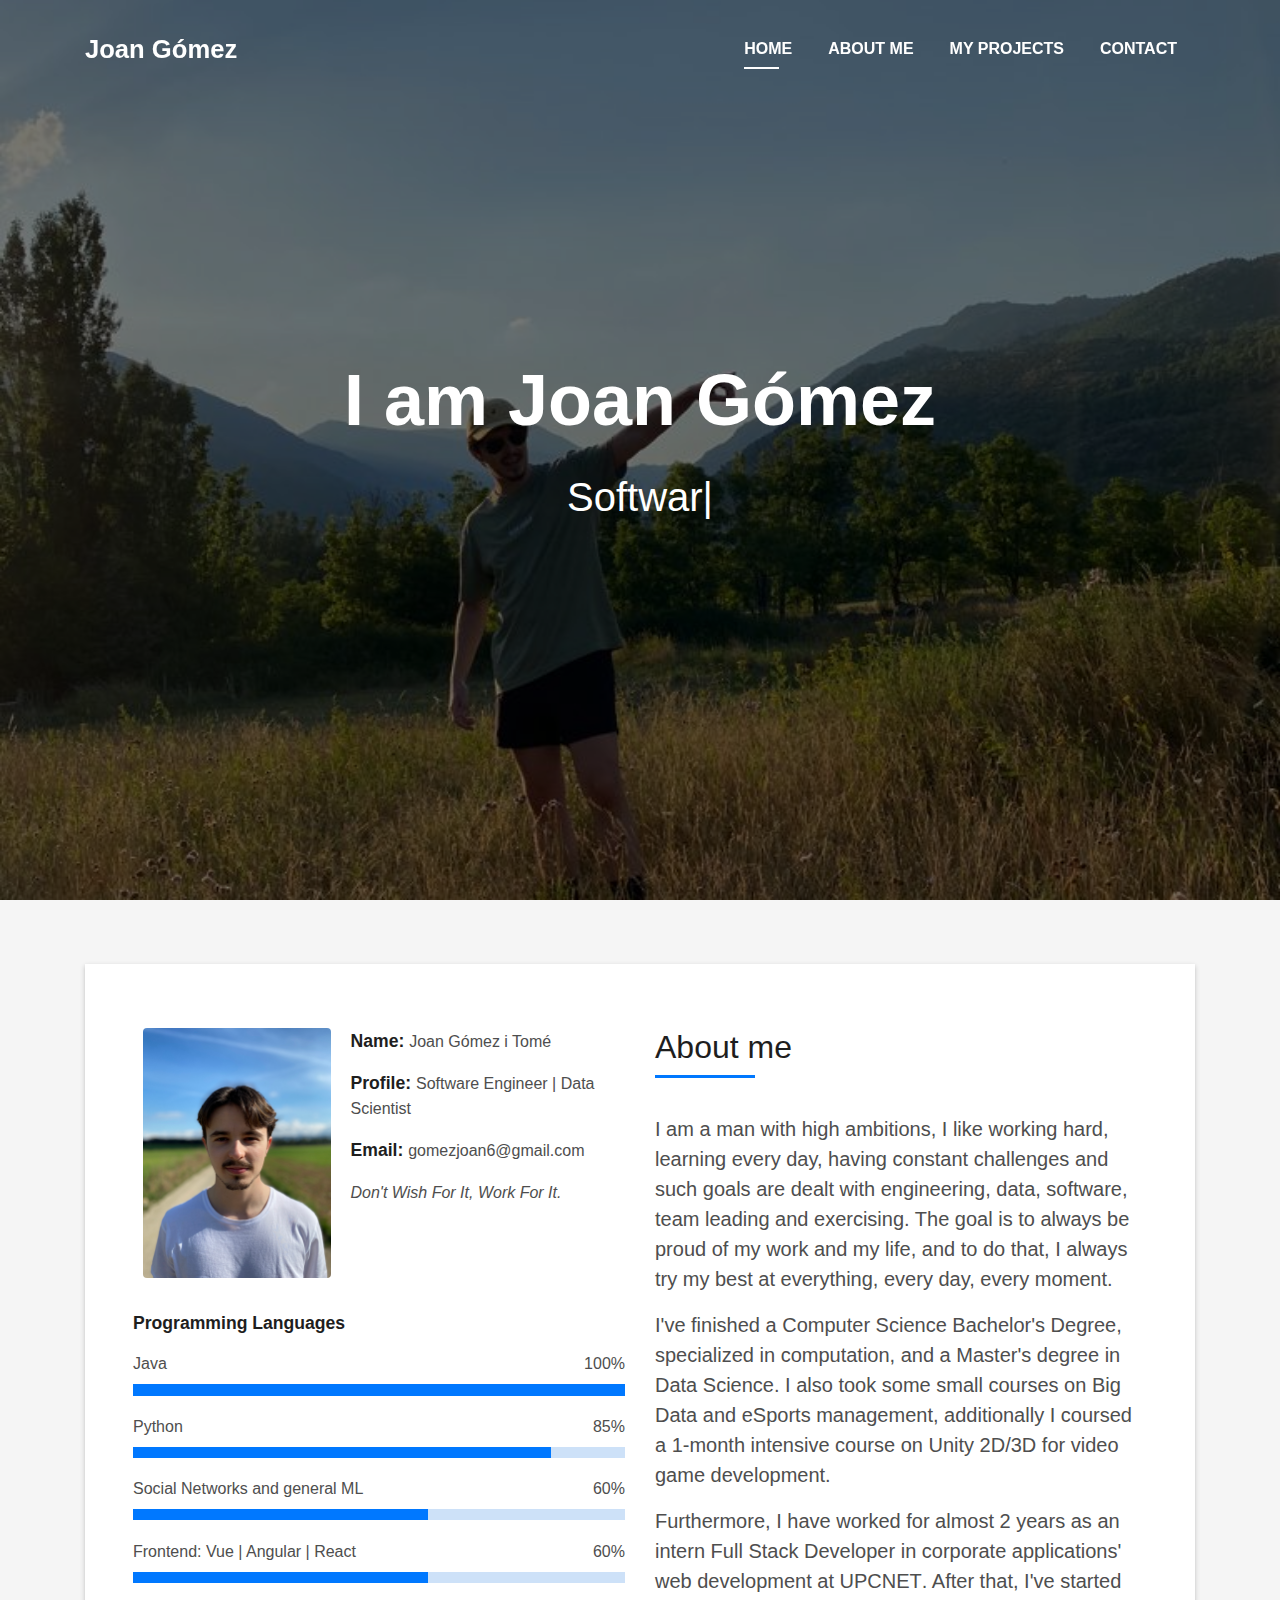
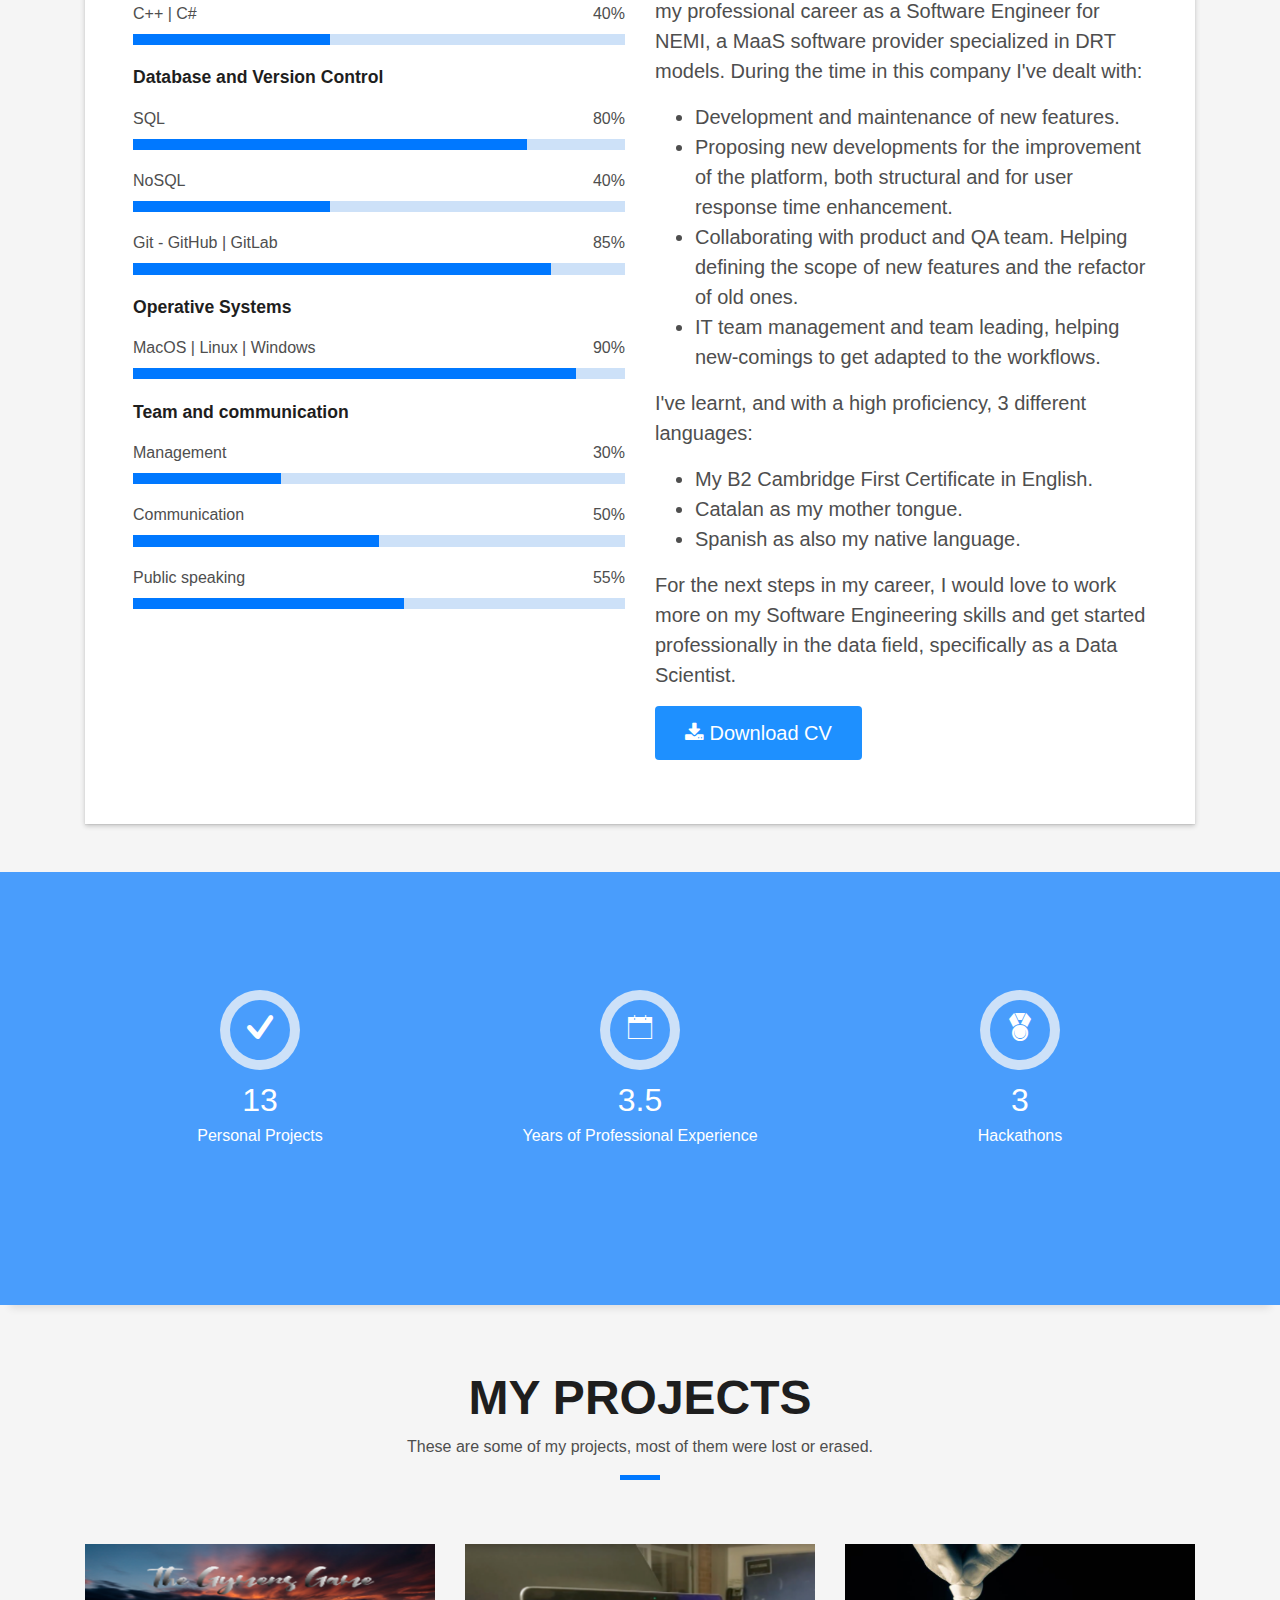
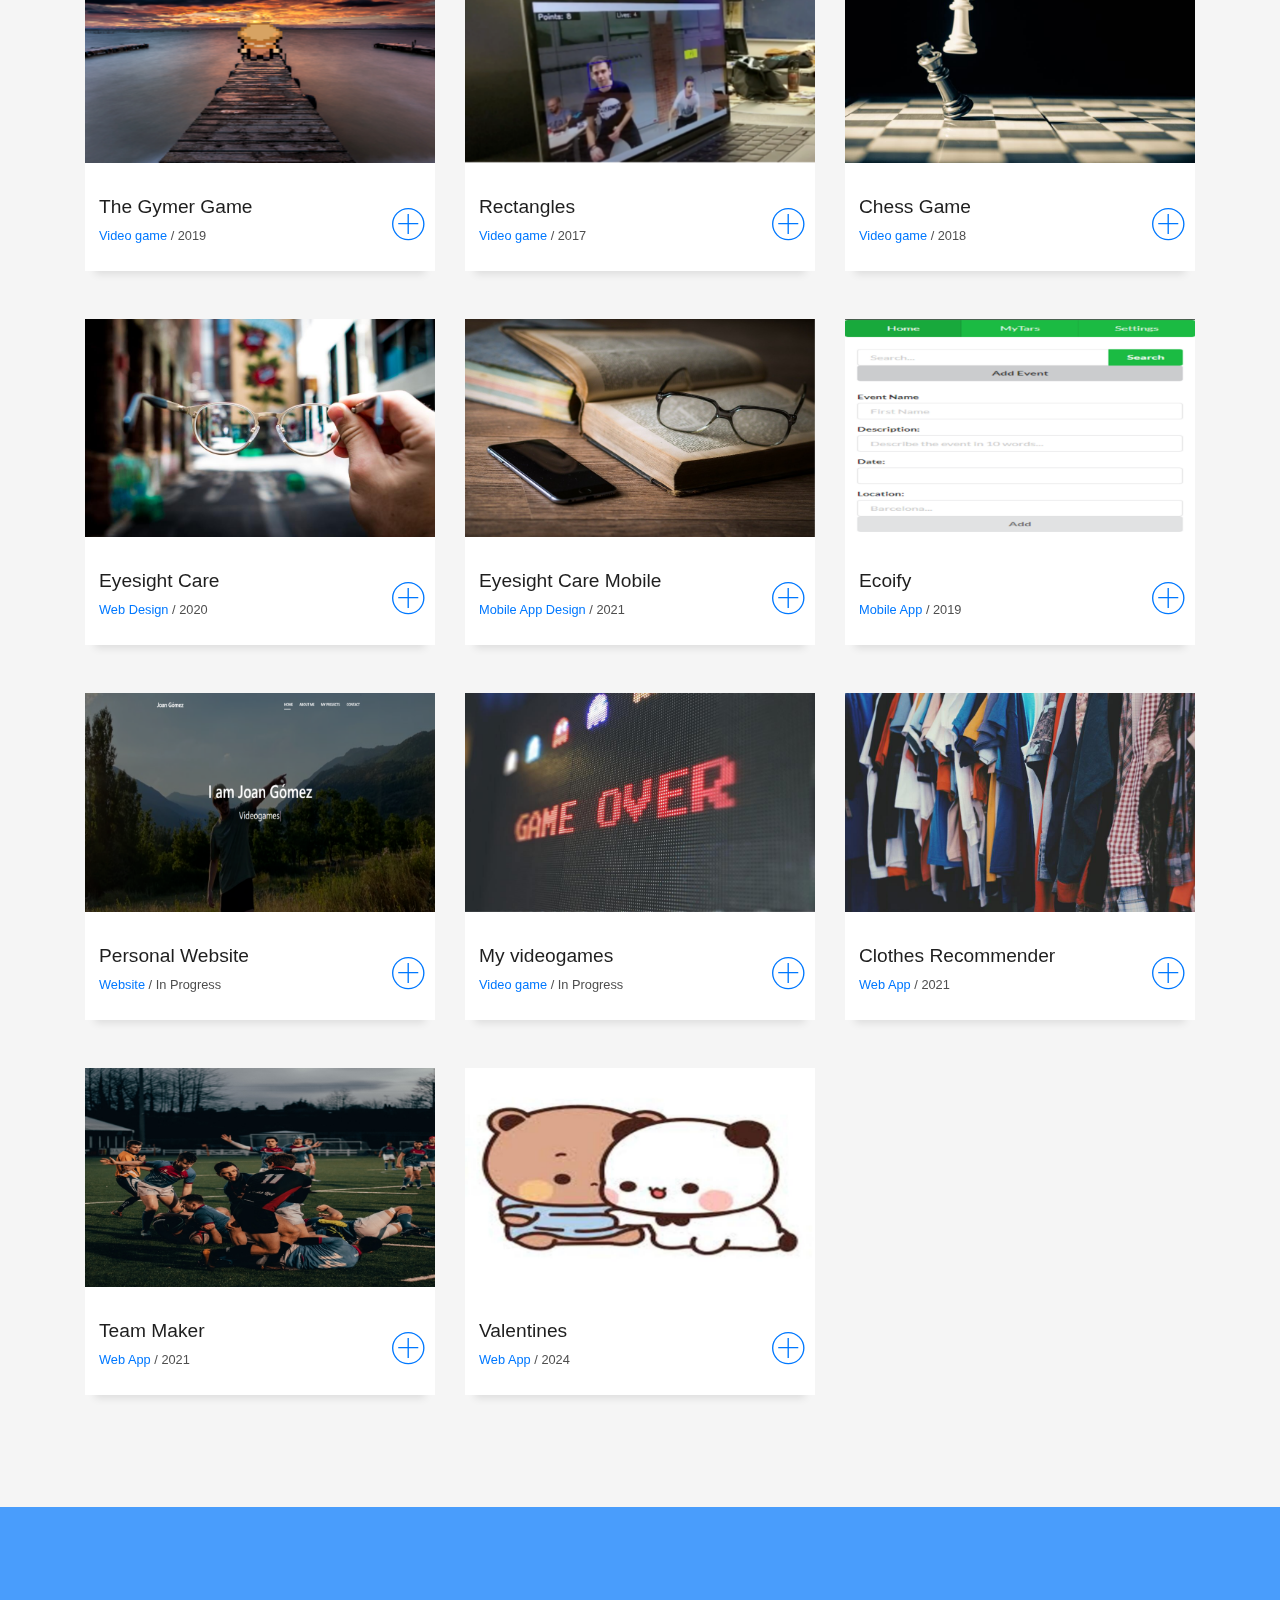
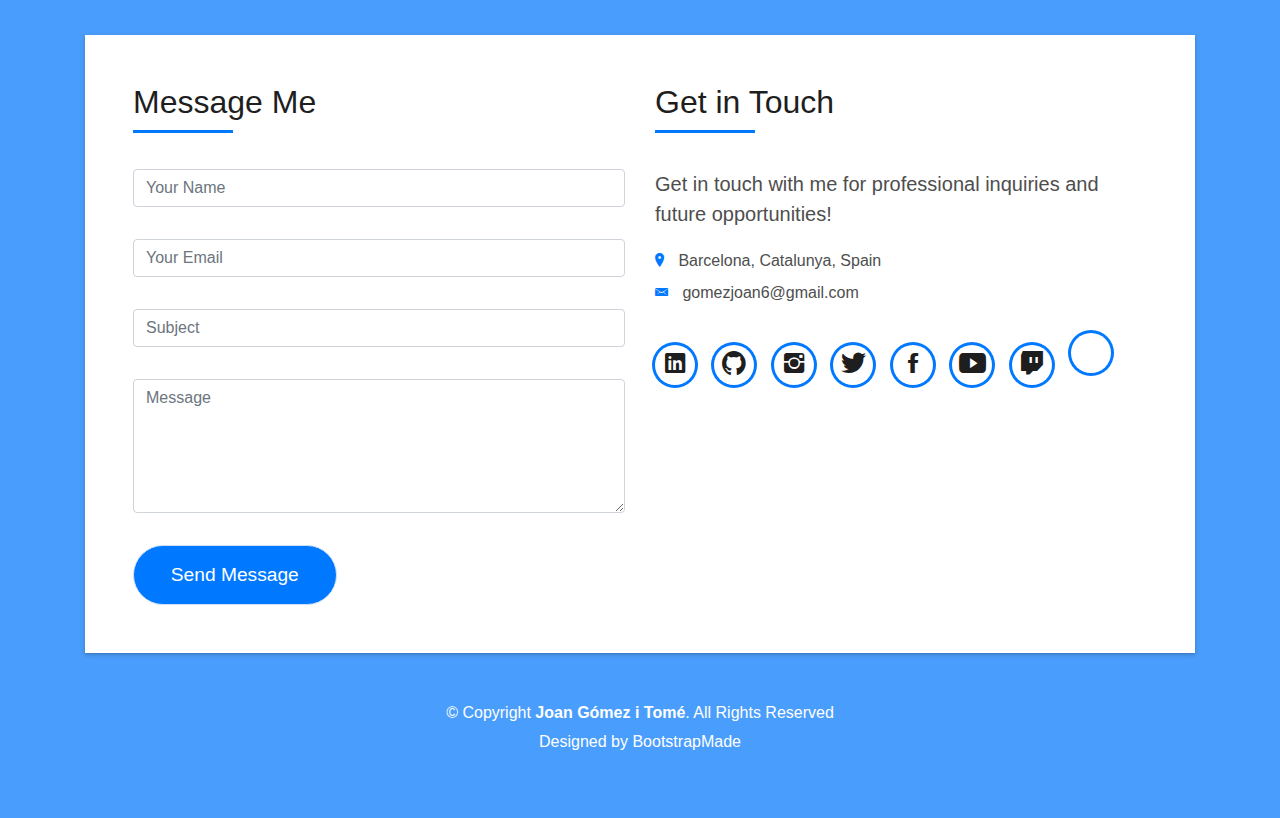
<file: index.html>
<!DOCTYPE html>
<html lang="en">
<head>
  <meta charset="utf-8">
  <title>Joan Gómez</title>
  <meta content="width=device-width, initial-scale=1.0" name="viewport">
  <meta content="" name="keywords">
  <meta content="" name="description">

  <!-- Favicons -->
  <link href="img/favicon.ico" rel="icon">
  <link href="img/apple-touch-icon.png" rel="apple-touch-icon">

  <!-- Bootstrap CSS File -->
  <link href="lib/bootstrap/css/bootstrap.min.css" rel="stylesheet">

  <!-- Libraries CSS Files -->
  <link href="lib/font-awesome/css/font-awesome.min.css" rel="stylesheet">
  <link href="lib/animate/animate.min.css" rel="stylesheet">
  <link href="lib/ionicons/css/ionicons.min.css" rel="stylesheet">
  <link href="lib/owlcarousel/assets/owl.carousel.min.css" rel="stylesheet">
  <link href="lib/lightbox/css/lightbox.min.css" rel="stylesheet">

  <!-- Main Stylesheet File -->
  <link href="css/style.css" rel="stylesheet">

  <!-- =======================================================
    Theme Name: DevFolio
    Theme URL: https://bootstrapmade.com/devfolio-bootstrap-portfolio-html-template/
    Author: BootstrapMade.com
    License: https://bootstrapmade.com/license/
  ======================================================= -->
</head>

<body id="page-top">

  <!--/ Nav Star /-->
  <nav class="navbar navbar-b navbar-trans navbar-expand-md fixed-top" id="mainNav">
    <div class="container">
      <a class="navbar-brand js-scroll" href="#page-top">Joan Gómez</a>
      <button class="navbar-toggler collapsed" type="button" data-toggle="collapse" data-target="#navbarDefault"
        aria-controls="navbarDefault" aria-expanded="false" aria-label="Toggle navigation">
        <span></span>
        <span></span>
        <span></span>
      </button>
      <div class="navbar-collapse collapse justify-content-end" id="navbarDefault">
        <ul class="navbar-nav">
          <li class="nav-item">
            <a class="nav-link js-scroll active" href="#home">Home</a>
          </li>
          <li class="nav-item">
            <a class="nav-link js-scroll" href="#about">About Me</a>
          </li>
          <li class="nav-item">
            <a class="nav-link js-scroll" href="#work">My Projects</a>
          </li>
          <li class="nav-item">
            <a class="nav-link js-scroll" href="#contact">Contact</a>
          </li>
        </ul>
      </div>
    </div>
  </nav>
  <!--/ Nav End /-->

  <!--/ Intro Skew Star /-->
  <div id="home" class="intro route bg-image" style="background-image: url(img/background.jpeg)">
    <div class="overlay-itro"></div>
    <div class="intro-content display-table">
      <div class="table-cell">
        <div class="container">
          <!--<p class="display-6 color-d">Hello, world!</p>-->
          <h1 class="intro-title mb-4">I am Joan Gómez</h1>
          <p class="intro-subtitle"><span class="text-slider-items">Software Engineer,Data Scientist,Graph Theory Passionate,Full Stack Developer,Data Analyst</span><strong class="text-slider"></strong></p>
          <!-- <p class="pt-3"><a class="btn btn-primary btn js-scroll px-4" href="#about" role="button">Learn More</a></p> -->
        </div>
      </div>
    </div>
  </div>
  <!--/ Intro Skew End /-->

  <section id="about" class="about-mf sect-pt4 route">
    <div class="container">
      <div class="row">
        <div class="col-sm-12">
          <div class="box-shadow-full">
            <div class="row">
              <div class="col-md-6">
                <div class="row">
                  <div class="col-sm-6 col-md-5">
                    <div class="about-img">
                      <img src="img/profile.jpg" class="img-fluid rounded b-shadow-a" alt="">
                    </div>
                  </div>
                  <div class="col-sm-6 col-md-7">
                    <div class="about-info">
                      <p><span class="title-s">Name: </span> <span>Joan Gómez i Tomé</span></p>
                      <p><span class="title-s">Profile: </span> <span>Software Engineer | Data Scientist</span></p>
                      <p><span class="title-s">Email: </span> <span>gomezjoan6@gmail.com</span></p>
                      <!-- <p><span class="title-s">Phone: </span> <span>Refer to my email</span></p> -->
                      <p><span class="title-s"></span> <span><i>Don't Wish For It, Work For It.</i></span></p>
                    </div>
                  </div>
                </div>
                <div class="skill-mf">
                  <p class="title-s">Programming Languages</p>
                  <span>Java</span> <span class="pull-right">100%</span>
                  <div class="progress">
                    <div class="progress-bar" role="progressbar" style="width: 100%;" aria-valuenow="100" aria-valuemin="0"
                      aria-valuemax="100"></div>
                  </div>
                  <span>Python</span> <span class="pull-right">85%</span>
                  <div class="progress">
                    <div class="progress-bar" role="progressbar" style="width: 85%" aria-valuenow="85" aria-valuemin="0"
                      aria-valuemax="100"></div>
                  </div>
                  <span>Social Networks and general ML</span> <span class="pull-right">60%</span>
                  <div class="progress">
                    <div class="progress-bar" role="progressbar" style="width: 60%" aria-valuenow="60" aria-valuemin="0"
                      aria-valuemax="100"></div>
                  </div>
                  <span>Frontend: Vue | Angular | React</span> <span class="pull-right">60%</span>
                  <div class="progress">
                    <div class="progress-bar" role="progressbar" style="width: 60%" aria-valuenow="60" aria-valuemin="0"
                      aria-valuemax="100"></div>
                  </div>
                  <span>C++ | C#</span> <span class="pull-right">40%</span>
                  <div class="progress">
                    <div class="progress-bar" role="progressbar" style="width: 40%" aria-valuenow="40" aria-valuemin="0"
                      aria-valuemax="100"></div>
                  </div>
                  <p class="title-s">Database and Version Control</p>
                  <span>SQL</span> <span class="pull-right">80%</span>
                  <div class="progress">
                    <div class="progress-bar" role="progressbar" style="width: 80%" aria-valuenow="80" aria-valuemin="0"
                      aria-valuemax="100"></div>
                  </div>
                  <span>NoSQL</span> <span class="pull-right">40%</span>
                  <div class="progress">
                    <div class="progress-bar" role="progressbar" style="width: 40%" aria-valuenow="40" aria-valuemin="0"
                      aria-valuemax="100"></div>
                  </div>
                  <span>Git - GitHub | GitLab</span> <span class="pull-right">85%</span>
                  <div class="progress">
                    <div class="progress-bar" role="progressbar" style="width: 85%" aria-valuenow="85" aria-valuemin="0"
                      aria-valuemax="100"></div>
                  </div>
                  <p class="title-s">Operative Systems</p>
                  <span>MacOS | Linux | Windows</span> <span class="pull-right">90%</span>
                  <div class="progress">
                    <div class="progress-bar" role="progressbar" style="width: 90%" aria-valuenow="90" aria-valuemin="0"
                      aria-valuemax="100"></div>
                  </div>
                  <p class="title-s">Team and communication</p>
                  <span>Management</span> <span class="pull-right">30%</span>
                  <div class="progress">
                    <div class="progress-bar" role="progressbar" style="width: 30%" aria-valuenow="30" aria-valuemin="0"
                      aria-valuemax="100"></div>
                  </div>
                  <span>Communication</span> <span class="pull-right">50%</span>
                  <div class="progress">
                    <div class="progress-bar" role="progressbar" style="width: 50%" aria-valuenow="50" aria-valuemin="0"
                      aria-valuemax="100"></div>
                  </div>
                  <span>Public speaking</span> <span class="pull-right">55%</span>
                  <div class="progress">
                    <div class="progress-bar" role="progressbar" style="width: 55%" aria-valuenow="55" aria-valuemin="0"
                      aria-valuemax="100"></div>
                  </div>
                </div>
              </div>
              <div class="col-md-6">
                <div class="about-me pt-4 pt-md-0">
                  <div class="title-box-2">
                    <h5 class="title-left">
                      About me
                    </h5>
                  </div>
                  <p class="lead">
                    I am a man with high ambitions, I like working hard, learning every day, having constant challenges and such goals are dealt with <strong>engineering, data, software, team leading and exercising</strong>. 
                    The goal is to always be proud of my work and my life, and to do that, I always try my best at everything, every day, every moment. 
                  </p>
                  <p class="lead">
                    I've finished a <strong>Computer Science Bachelor's Degree</strong>, specialized in computation, and a <strong>Master's degree in Data Science</strong>. 
                    I also took some small courses on Big Data and eSports management, additionally I coursed a 1-month intensive course on Unity 2D/3D for video game development. 
                  </p>
                  <p class="lead">
                    Furthermore, I have worked for almost 2 years as an intern <strong>Full Stack Developer</strong> in corporate applications' web development at <strong>UPCNET</strong>. 
                    After that, I've started my professional career as a <strong>Software Engineer</strong> for <strong>NEMI</strong>, a MaaS software provider specialized in DRT models.
                    During the time in this company I've dealt with:
                    <ul>
                      <li class="lead">Development and maintenance of new features.</li>
                      <li class="lead">Proposing new developments for the improvement of the platform, both structural and for user response time enhancement.</li>
                      <li class="lead">Collaborating with product and QA team. Helping defining the scope of new features and the refactor of old ones.</li>
                      <li class="lead">IT team management and team leading, helping new-comings to get adapted to the workflows.</li>
                    </ul>  
                  </p>
                  <p class="lead">
                    I've learnt, and with a high proficiency, 3 different languages:
                    <ul>
                      <li class="lead">My B2 Cambridge First Certificate in <strong>English</strong>.</li>
                      <li class="lead"><strong>Catalan</strong> as my mother tongue.</li>
                      <li class="lead"><strong>Spanish</strong> as also my native language.</li>
                    </ul>                    
                  </p>
                  <p class="lead">
                    For the next steps in my career, I would love to work more on my <strong>Software Engineering</strong> skills and get started professionally in the data field, specifically as a <strong>Data Scientist</strong>.
                  </p>
                  <form method="get" action="img/joan_gomez_i_tome_resume.pdf" target="_blank">
                    <button class="btn"><i class="fa fa-download"></i> Download CV</button>
                 </form>
                </div>
              </div>
            </div>
          </div>
        </div>
      </div>
    </div>
  </section>

  <div class="section-counter paralax-mf bg-image" style="background-image: url(img/background2.jpeg)">
    <div class="overlay-mf"></div>
    <div class="container">
      <div class="row">
        <div class="col-sm-4 col-lg-4">
          <div class="counter-box">
            <div class="counter-ico">
              <span class="ico-circle"><i class="ion-checkmark-round"></i></span>
            </div>
            <div class="counter-num">
              <p class="counter">13</p>
              <span class="counter-text">Personal Projects</span>
            </div>
          </div>
        </div>
        <div class="col-sm-4 col-lg-4">
          <div class="counter-box pt-4 pt-md-0">
            <div class="counter-ico">
              <span class="ico-circle"><i class="ion-ios-calendar-outline"></i></span>
            </div>
            <div class="counter-num">
              <p class="counter">3.5</p>
              <span class="counter-text">Years of Professional Experience</span>
            </div>
          </div>
        </div>
        <div class="col-sm-4 col-lg-4">
          <div class="counter-box pt-4 pt-md-0">
            <div class="counter-ico">
              <span class="ico-circle"><i class="ion-ribbon-a"></i></span>
            </div>
            <div class="counter-num">
              <p class="counter">3</p>
              <span class="counter-text">Hackathons</span>
            </div>
          </div>
        </div>
      </div>
    </div>
  </div>

  <!--/ Section Portfolio Star /-->
  <section id="work" class="portfolio-mf sect-pt4 route">
    <div class="container">
      <div class="row">
        <div class="col-sm-12">
          <div class="title-box text-center">
            <h3 class="title-a">
              My Projects
            </h3>
            <p class="subtitle-a">
              These are some of my projects, most of them were lost or erased.
            </p>
            <div class="line-mf"></div>
          </div>
        </div>
      </div>
      <div class="row">
        <div class="col-md-4">
          <div class="work-box">
            <a href="https://joang10.itch.io/the-gymer-game" target="_blank">
              <div class="work-img">
                <img src="img/the-gymer-game.png" alt="" class="img-fluid">
              </div>
              <div class="work-content">
                <div class="row">
                  <div class="col-sm-8">
                    <h2 class="w-title">The Gymer Game</h2>
                    <div class="w-more">
                      <span class="w-ctegory">Video game</span> / <span class="w-date">2019</span>
                    </div>
                  </div>
                  <div class="col-sm-4">
                    <div class="w-like">
                      <span class="ion-ios-plus-outline"></span>
                    </div>
                  </div>
                </div>
              </div>
            </a>
          </div>
        </div>
        <div class="col-md-4">
          <div class="work-box">
            <a href="https://github.com/Joang10/rectangles" target="_blank">
              <div class="work-img">
                <img src="img/rectangles.png" alt="" class="img-fluid">
              </div>
              <div class="work-content">
                <div class="row">
                  <div class="col-sm-8">
                    <h2 class="w-title">Rectangles</h2>
                    <div class="w-more">
                      <span class="w-ctegory">Video game</span> / <span class="w-date">2017</span>
                    </div>
                  </div>
                  <div class="col-sm-4">
                    <div class="w-like">
                      <span class="ion-ios-plus-outline"></span>
                    </div>
                  </div>
                </div>
              </div>
            </a>
          </div>
        </div>
        <div class="col-md-4">
          <div class="work-box">
            <a href="https://github.com/Joang10/PROP" target="_blank">
              <div class="work-img">
                <img src="img/chess-game.jpg" alt="" class="img-fluid">
              </div>
              <div class="work-content">
                <div class="row">
                  <div class="col-sm-8">
                    <h2 class="w-title">Chess Game</h2>
                    <div class="w-more">
                      <span class="w-ctegory">Video game</span> / <span class="w-date">2018</span>
                    </div>
                  </div>
                  <div class="col-sm-4">
                    <div class="w-like">
                      <span class="ion-ios-plus-outline"></span>
                    </div>
                  </div>
                </div>
              </div>
            </a>
          </div>
        </div>
        <div class="col-md-4">
          <div class="work-box">
            <a href="eyesightcare" target="_blank">
              <div class="work-img">
                <img src="img/eyesightcare.jpg" alt="" class="img-fluid">
              </div>
              <div class="work-content">
                <div class="row">
                  <div class="col-sm-8">
                    <h2 class="w-title">Eyesight Care</h2>
                    <div class="w-more">
                      <span class="w-ctegory">Web Design</span> / <span class="w-date">2020</span>
                    </div>
                  </div>
                  <div class="col-sm-4">
                    <div class="w-like">
                      <span class="ion-ios-plus-outline"></span>
                    </div>
                  </div>
                </div>
              </div>
            </a>
          </div>
        </div>
        <div class="col-md-4">
          <div class="work-box">
            <a href="eyesightcaremobile" target="_blank">
              <div class="work-img">
                <img src="img/eyesightcaremobile.jpeg" alt="" class="img-fluid">
              </div>
              <div class="work-content">
                <div class="row">
                  <div class="col-sm-8">
                    <h2 class="w-title">Eyesight Care Mobile</h2>
                    <div class="w-more">
                      <span class="w-ctegory">Mobile App Design</span> / <span class="w-date">2021</span>
                    </div>
                  </div>
                  <div class="col-sm-4">
                    <div class="w-like">
                      <span class="ion-ios-plus-outline"></span>
                    </div>
                  </div>
                </div>
              </div>
            </a>
          </div>
        </div>
        <div class="col-md-4">
          <div class="work-box">
            <a href="https://github.com/Joang10/Brosolutions" target="_blank">
              <div class="work-img">
                <img src="img/ecoify.png" alt="" class="img-fluid">
              </div>
              <div class="work-content">
                <div class="row">
                  <div class="col-sm-8">
                    <h2 class="w-title">Ecoify</h2>
                    <div class="w-more">
                      <span class="w-ctegory">Mobile App</span> / <span class="w-date">2019</span>
                    </div>
                  </div>
                  <div class="col-sm-4">
                    <div class="w-like">
                      <span class="ion-ios-plus-outline"></span>
                    </div>
                  </div>
                </div>
              </div>
            </a>
          </div>
        </div>
        <div class="col-md-4">
          <div class="work-box">
            <a href="https://joang10.github.io/" target="_blank">
              <div class="work-img">
                <img src="img/personal-site.png" alt="" class="img-fluid">
              </div>
              <div class="work-content">
                <div class="row">
                  <div class="col-sm-8">
                    <h2 class="w-title">Personal Website</h2>
                    <div class="w-more">
                      <span class="w-ctegory">Website</span> / <span class="w-date">In Progress</span>
                    </div>
                  </div>
                  <div class="col-sm-4">
                    <div class="w-like">
                      <span class="ion-ios-plus-outline"></span>
                    </div>
                  </div>
                </div>
              </div>
            </a>
          </div>
        </div>
        <div class="col-md-4">
          <div class="work-box">
            <a href="https://joang10.itch.io/" target="_blank">
              <div class="work-img">
                <img src="img/itchio.jpg" alt="" class="img-fluid">
              </div>
              <div class="work-content">
                <div class="row">
                  <div class="col-sm-8">
                    <h2 class="w-title">My videogames</h2>
                    <div class="w-more">
                      <span class="w-ctegory">Video game</span> / <span class="w-date">In Progress</span>
                    </div>
                  </div>
                  <div class="col-sm-4">
                    <div class="w-like">
                      <span class="ion-ios-plus-outline"></span>
                    </div>
                  </div>
                </div>
              </div>
            </a>
          </div>
        </div>
        <div class="col-md-4">
          <div class="work-box">
            <a href="clothesRecommender" target="_blank">
              <div class="work-img">
                <img src="img/clothes-recommender.jpg" alt="" class="img-fluid">
              </div>
              <div class="work-content">
                <div class="row">
                  <div class="col-sm-8">
                    <h2 class="w-title">Clothes Recommender</h2>
                    <div class="w-more">
                      <span class="w-ctegory">Web App</span> / <span class="w-date">2021</span>
                    </div>
                  </div>
                  <div class="col-sm-4">
                    <div class="w-like">
                      <span class="ion-ios-plus-outline"></span>
                    </div>
                  </div>
                </div>
              </div>
            </a>
          </div>
        </div>
        <div class="col-md-4">
          <div class="work-box">
            <a href="teammaker" target="_blank">
              <div class="work-img">
                <img src="img/teammaker.jpg" alt="" class="img-fluid">
              </div>
              <div class="work-content">
                <div class="row">
                  <div class="col-sm-8">
                    <h2 class="w-title">Team Maker</h2>
                    <div class="w-more">
                      <span class="w-ctegory">Web App</span> / <span class="w-date">2021</span>
                    </div>
                  </div>
                  <div class="col-sm-4">
                    <div class="w-like">
                      <span class="ion-ios-plus-outline"></span>
                    </div>
                  </div>
                </div>
              </div>
            </a>
          </div>
        </div>
        <div class="col-md-4">
          <div class="work-box">
            <a href="valentines" target="_blank">
              <div class="work-img">
                <img src="img/valentines.jpg" alt="" class="img-fluid">
              </div>
              <div class="work-content">
                <div class="row">
                  <div class="col-sm-8">
                    <h2 class="w-title">Valentines</h2>
                    <div class="w-more">
                      <span class="w-ctegory">Web App</span> / <span class="w-date">2024</span>
                    </div>
                  </div>
                  <div class="col-sm-4">
                    <div class="w-like">
                      <span class="ion-ios-plus-outline"></span>
                    </div>
                  </div>
                </div>
              </div>
            </a>
          </div>
        </div>
      </div>
    </div>
  </section>
  <!--/ Section Portfolio End /-->

  <!--/ Section Contact-Footer Star /-->
  <section class="paralax-mf footer-paralax bg-image sect-mt4 route" style="background-image: url(img/final.jpeg)">
    <div class="overlay-mf"></div>
    <div class="container">
      <div class="row">
        <div class="col-sm-12">
          <div class="contact-mf">
            <div id="contact" class="box-shadow-full">
              <div class="row">
                <div class="col-md-6">
                  <div class="title-box-2">
                    <h5 class="title-left">
                      Message Me
                    </h5>
                  </div>
                  <div>
                      <form action="" method="post" role="form" class="contactForm">
                      <div id="sendmessage">Your message has been sent. Thank you!</div>
                      <div id="errormessage"></div>
                      <div class="row">
                        <div class="col-md-12 mb-3">
                          <div class="form-group">
                            <input type="text" name="name" class="form-control" id="name" placeholder="Your Name" data-rule="minlen:4" data-msg="Please enter at least 4 chars" />
                            <div class="validation"></div>
                          </div>
                        </div>
                        <div class="col-md-12 mb-3">
                          <div class="form-group">
                            <input type="email" class="form-control" name="email" id="email" placeholder="Your Email" data-rule="email" data-msg="Please enter a valid email" />
                            <div class="validation"></div>
                          </div>
                        </div>
                        <div class="col-md-12 mb-3">
                            <div class="form-group">
                              <input type="text" class="form-control" name="subject" id="subject" placeholder="Subject" data-rule="minlen:4" data-msg="Please enter at least 8 chars of subject" />
                              <div class="validation"></div>
                            </div>
                        </div>
                        <div class="col-md-12 mb-3">
                          <div class="form-group">
                            <textarea class="form-control" name="message" rows="5" data-rule="required" data-msg="Please write something for us" placeholder="Message"></textarea>
                            <div class="validation"></div>
                          </div>
                        </div>
                        <div class="col-md-12">
                          <button type="submit" class="button button-a button-big button-rouded">Send Message</button>
                        </div>
                      </div>
                    </form>
                  </div>
                </div>
                <div class="col-md-6">
                  <div class="title-box-2 pt-4 pt-md-0">
                    <h5 class="title-left">
                      Get in Touch
                    </h5>
                  </div>
                  <div class="more-info">
                    <p class="lead">
                      Get in touch with me for professional inquiries and future opportunities!
                    </p>
                    <ul class="list-ico">
                      <li><span class="ion-ios-location"></span> Barcelona, Catalunya, Spain</li>
                      <li><span class="ion-email"></span> gomezjoan6@gmail.com</li>
                    </ul>
                  </div>
                  <div class="socials">
                    <ul>
                      <li><a href="https://linkedin.com/in/joan-gómez-i-tomé-83412317a" target="_blank"><span class="ico-circle"><i class="ion-social-linkedin"></i></span></a></li>
                      <li><a href="https://github.com/Joang10/" target="_blank"><span class="ico-circle"><i class="ion-social-github"></i></span></a></li>
                      <li><a href="https://www.instagram.com/joang1998/" target="_blank"><span class="ico-circle"><i class="ion-social-instagram"></i></span></a></li>
                      <li><a href="https://twitter.com/Joang1998" target="_blank"><span class="ico-circle"><i class="ion-social-twitter"></i></span></a></li>
                      <li><a href="https://www.facebook.com/joan.gomeztome" target="_blank"><span class="ico-circle"><i class="ion-social-facebook"></i></span></a></li>
                      <li><a href="https://www.youtube.com/channel/UCcR8Smvqa_a8wNa9_6v-UOA" target="_blank"><span class="ico-circle"><i class="ion-social-youtube"></i></span></a></li>
                      <li><a href="https://www.twitch.tv/joang10" target="_blank"><span class="ico-circle"><i class="ion-social-twitch"></i></span></a></li>
                      <li><a href="https://www.tiktok.com/@joang10?lang=es" target="_blank"><span class="ico-circle"><i class="ion-social-tiktok"></i></span></a></li>
                    </ul>
                  </div>
                </div>
              </div>
            </div>
          </div>
        </div>
      </div>
    </div>
    <footer>
      <div class="container">
        <div class="row">
          <div class="col-sm-12">
            <div class="copyright-box">
              <p class="copyright">&copy; Copyright <strong>Joan Gómez i Tomé</strong>. All Rights Reserved</p>
              <div class="credits">
                <!--
                  All the links in the footer should remain intact.
                  You can delete the links only if you purchased the pro version.
                  Licensing information: https://bootstrapmade.com/license/
                  Purchase the pro version with working PHP/AJAX contact form: https://bootstrapmade.com/buy/?theme=DevFolio
                -->
                Designed by <a href="https://bootstrapmade.com/">BootstrapMade</a>
              </div>
            </div>
          </div>
        </div>
      </div>
    </footer>
  </section>
  <!--/ Section Contact-footer End /-->

  <a href="#" class="back-to-top"><i class="fa fa-chevron-up"></i></a>
  <div id="preloader"></div>

  <!-- JavaScript Libraries -->
  <script src="lib/jquery/jquery.min.js"></script>
  <script src="lib/jquery/jquery-migrate.min.js"></script>
  <script src="lib/popper/popper.min.js"></script>
  <script src="lib/bootstrap/js/bootstrap.min.js"></script>
  <script src="lib/easing/easing.min.js"></script>
  <script src="lib/counterup/jquery.waypoints.min.js"></script>
  <script src="lib/counterup/jquery.counterup.js"></script>
  <script src="lib/owlcarousel/owl.carousel.min.js"></script>
  <script src="lib/lightbox/js/lightbox.min.js"></script>
  <script src="lib/typed/typed.min.js"></script>
  <!-- Contact Form JavaScript File -->
  <script src="contactform/contactform.js"></script>

  <!-- Template Main Javascript File -->
  <script src="js/main.js"></script>

</body>
</html>
</file>
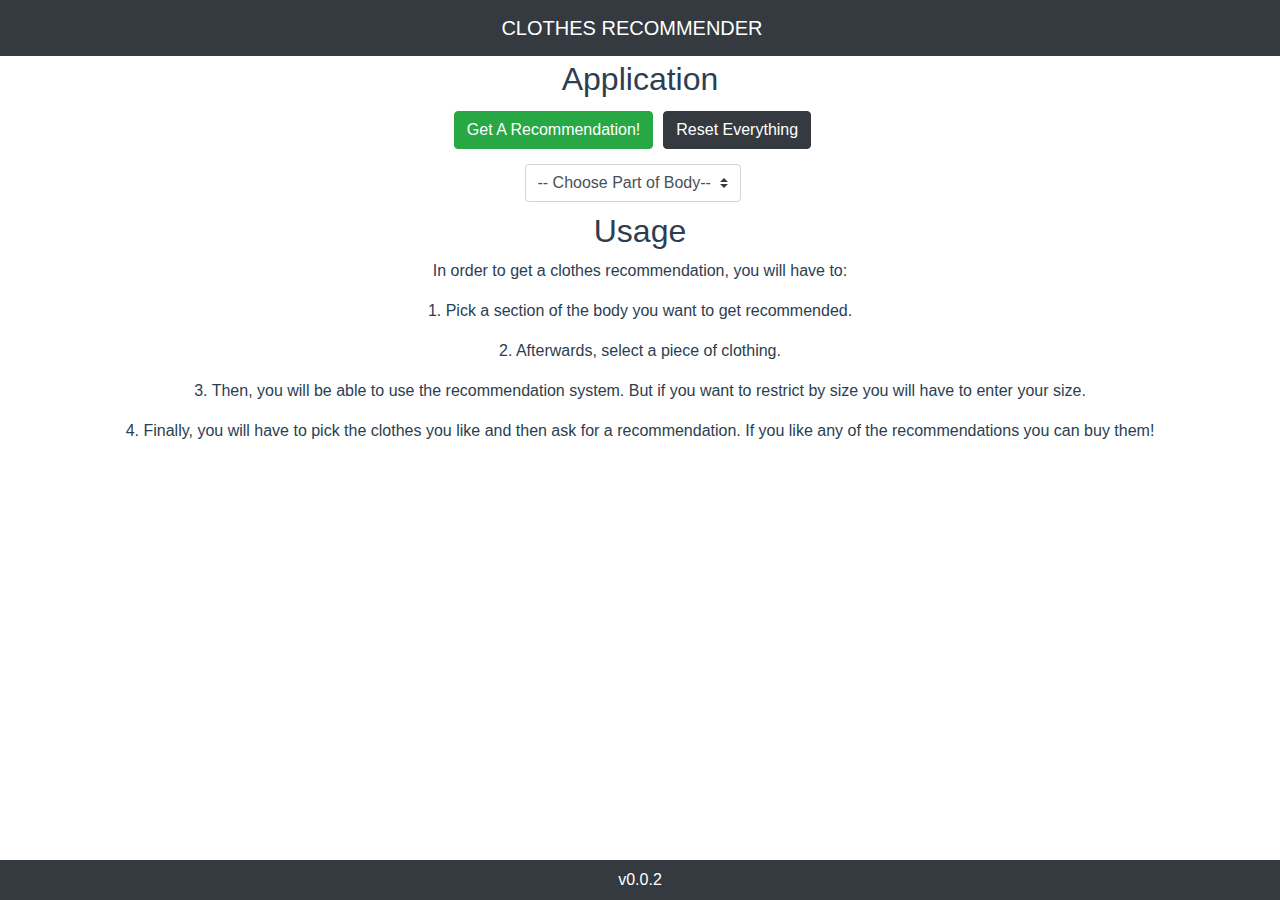
<file: clothesRecommender/index.html>
<!DOCTYPE html><html lang=""><head><meta charset="utf-8"><meta http-equiv="X-UA-Compatible" content="IE=edge"><meta name="viewport" content="width=device-width,initial-scale=1"><link rel="icon" href="favicon.ico"><title>ClothesRecommender</title><link href="css/app.ba7d8de5.css" rel="preload" as="style"><link href="css/chunk-vendors.af3221a8.css" rel="preload" as="style"><link href="js/app.d8007d92.js" rel="preload" as="script"><link href="js/chunk-vendors.e4dfe204.js" rel="preload" as="script"><link href="css/chunk-vendors.af3221a8.css" rel="stylesheet"><link href="css/app.ba7d8de5.css" rel="stylesheet"></head><body><noscript><strong>We're sorry but ClothesRecommender doesn't work properly without JavaScript enabled. Please enable it to continue.</strong></noscript><div id="app"></div><script src="js/chunk-vendors.e4dfe204.js"></script><script src="js/app.d8007d92.js"></script></body></html>
</file>
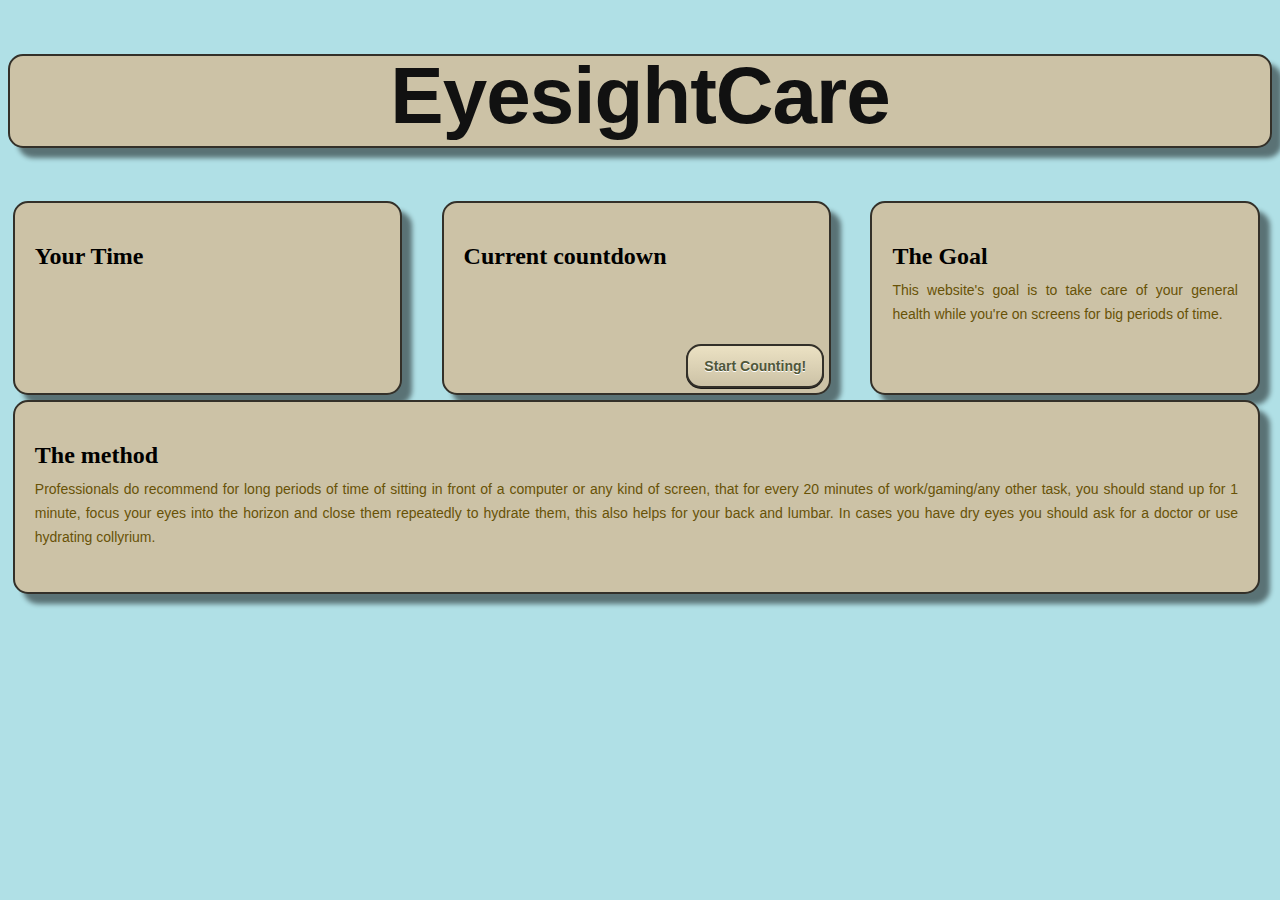
<file: eyesight-care/index.html>
<!DOCTYPE html>
<html>
    <head>
        <title>EyesightCare</title>
        <link href="css/eyesightcare.css" rel="stylesheet" type="text/css">
        <link href="img/favicon.ico" rel="icon">
        <script src="js/chrono.js" type="text/javascript"></script>
        <audio id="alarm" src="sounds/alarm.mp3"></audio>
    </head>
    <body>
        <h1>EyesightCare</h1>
        <div class="Current">
            <h2 id="Horaactualtitle"></h2>
            <p id="Horaactual"></p>
        </div>
        <div class="Countdown">
            <h2 id="Countdowntitle">Current countdown</h2>
            <p id="Countdown"></p>
            <button class="count"id="Displaycount" onclick="mostraCount()">Start Counting!</button>
        </div>
        <div class="Objective">
            <h2>The Goal</h2>
            <p>This website's goal is to take care of your general health while you're on screens for big periods of time.</p>
        </div>
        <div class="Method">
            <h2>The method</h2>
            <p>Professionals do recommend for long periods of time of sitting in front of a computer or any kind of screen,
                that for every 20 minutes of work/gaming/any other task, you should stand up for 1 minute, focus your eyes 
                into the horizon and close them repeatedly to hydrate them, this also helps for your back and lumbar. In cases
                you have dry eyes you should ask for a doctor or use hydrating collyrium.
            </p>
        </div>
    </body>
</html>
</file>
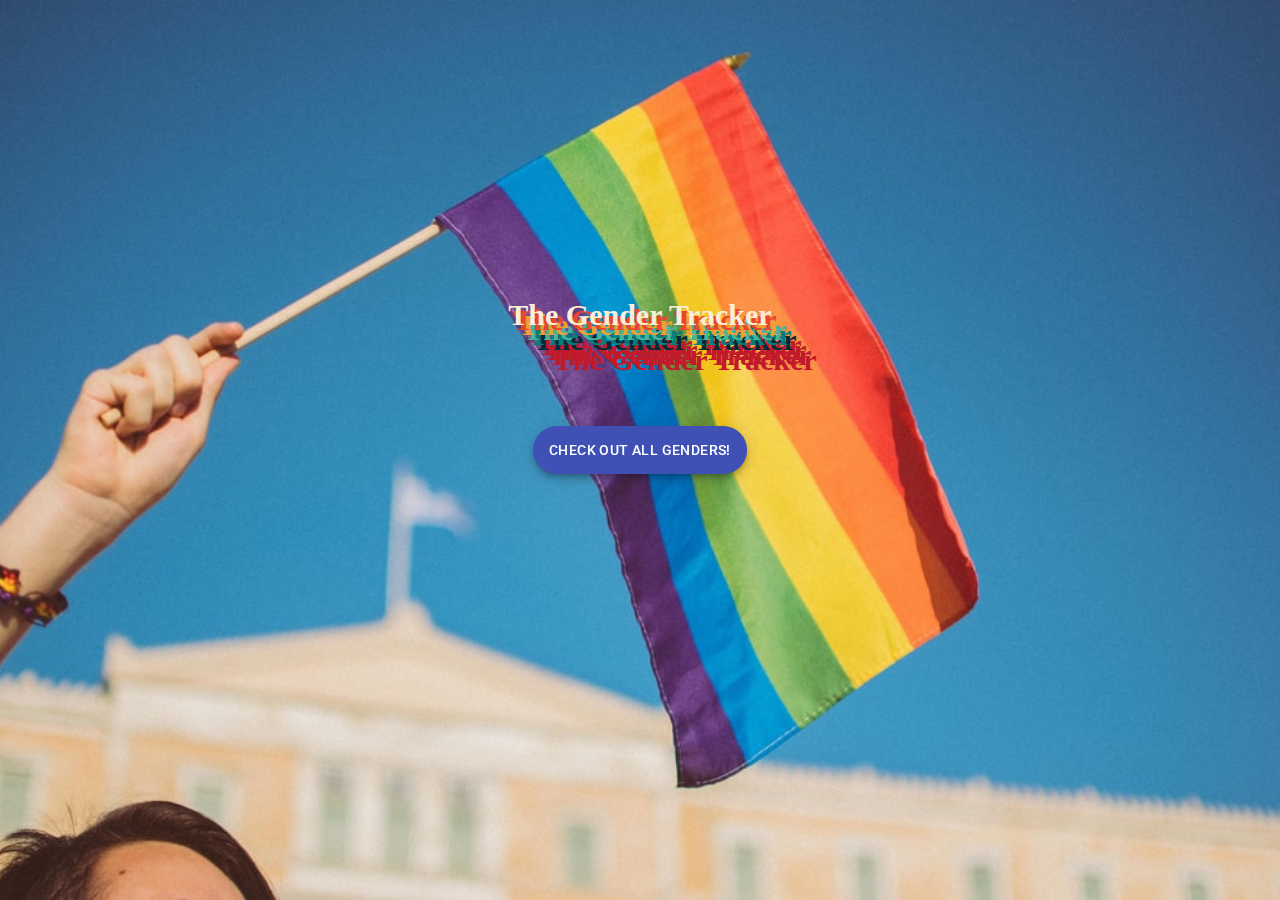
<file: gendertracker/index.html>
<!doctype html><html lang="en"><head><meta charset="utf-8"/><link rel="icon" href="./favicon.ico"/><meta name="viewport" content="width=device-width,initial-scale=1"/><meta name="theme-color" content="#000000"/><meta name="description" content="This website goal is to track all genders created until now."/><link rel="apple-touch-icon" href="./logo192.png"/><link rel="manifest" href="./manifest.json"/><link rel="stylesheet" href="https://fonts.googleapis.com/css?family=Roboto:300,400,500,700&display=swap"/><link rel="stylesheet" href="https://fonts.googleapis.com/icon?family=Material+Icons"/><title>Gender Tracker</title><link href="./static/css/main.e268ac87.chunk.css" rel="stylesheet"></head><body><noscript>You need to enable JavaScript to run this app.</noscript><div id="root"></div><script>!function(e){function r(r){for(var n,i,a=r[0],c=r[1],l=r[2],s=0,p=[];s<a.length;s++)i=a[s],Object.prototype.hasOwnProperty.call(o,i)&&o[i]&&p.push(o[i][0]),o[i]=0;for(n in c)Object.prototype.hasOwnProperty.call(c,n)&&(e[n]=c[n]);for(f&&f(r);p.length;)p.shift()();return u.push.apply(u,l||[]),t()}function t(){for(var e,r=0;r<u.length;r++){for(var t=u[r],n=!0,a=1;a<t.length;a++){var c=t[a];0!==o[c]&&(n=!1)}n&&(u.splice(r--,1),e=i(i.s=t[0]))}return e}var n={},o={1:0},u=[];function i(r){if(n[r])return n[r].exports;var t=n[r]={i:r,l:!1,exports:{}};return e[r].call(t.exports,t,t.exports,i),t.l=!0,t.exports}i.e=function(e){var r=[],t=o[e];if(0!==t)if(t)r.push(t[2]);else{var n=new Promise((function(r,n){t=o[e]=[r,n]}));r.push(t[2]=n);var u,a=document.createElement("script");a.charset="utf-8",a.timeout=120,i.nc&&a.setAttribute("nonce",i.nc),a.src=function(e){return i.p+"static/js/"+({}[e]||e)+"."+{3:"e1117d39"}[e]+".chunk.js"}(e);var c=new Error;u=function(r){a.onerror=a.onload=null,clearTimeout(l);var t=o[e];if(0!==t){if(t){var n=r&&("load"===r.type?"missing":r.type),u=r&&r.target&&r.target.src;c.message="Loading chunk "+e+" failed.\n("+n+": "+u+")",c.name="ChunkLoadError",c.type=n,c.request=u,t[1](c)}o[e]=void 0}};var l=setTimeout((function(){u({type:"timeout",target:a})}),12e4);a.onerror=a.onload=u,document.head.appendChild(a)}return Promise.all(r)},i.m=e,i.c=n,i.d=function(e,r,t){i.o(e,r)||Object.defineProperty(e,r,{enumerable:!0,get:t})},i.r=function(e){"undefined"!=typeof Symbol&&Symbol.toStringTag&&Object.defineProperty(e,Symbol.toStringTag,{value:"Module"}),Object.defineProperty(e,"__esModule",{value:!0})},i.t=function(e,r){if(1&r&&(e=i(e)),8&r)return e;if(4&r&&"object"==typeof e&&e&&e.__esModule)return e;var t=Object.create(null);if(i.r(t),Object.defineProperty(t,"default",{enumerable:!0,value:e}),2&r&&"string"!=typeof e)for(var n in e)i.d(t,n,function(r){return e[r]}.bind(null,n));return t},i.n=function(e){var r=e&&e.__esModule?function(){return e.default}:function(){return e};return i.d(r,"a",r),r},i.o=function(e,r){return Object.prototype.hasOwnProperty.call(e,r)},i.p="./",i.oe=function(e){throw console.error(e),e};var a=this.webpackJsonpfrontend=this.webpackJsonpfrontend||[],c=a.push.bind(a);a.push=r,a=a.slice();for(var l=0;l<a.length;l++)r(a[l]);var f=c;t()}([])</script><script src="./static/js/2.6aa9cfa4.chunk.js"></script><script src="./static/js/main.94d3211c.chunk.js"></script></body></html>
</file>
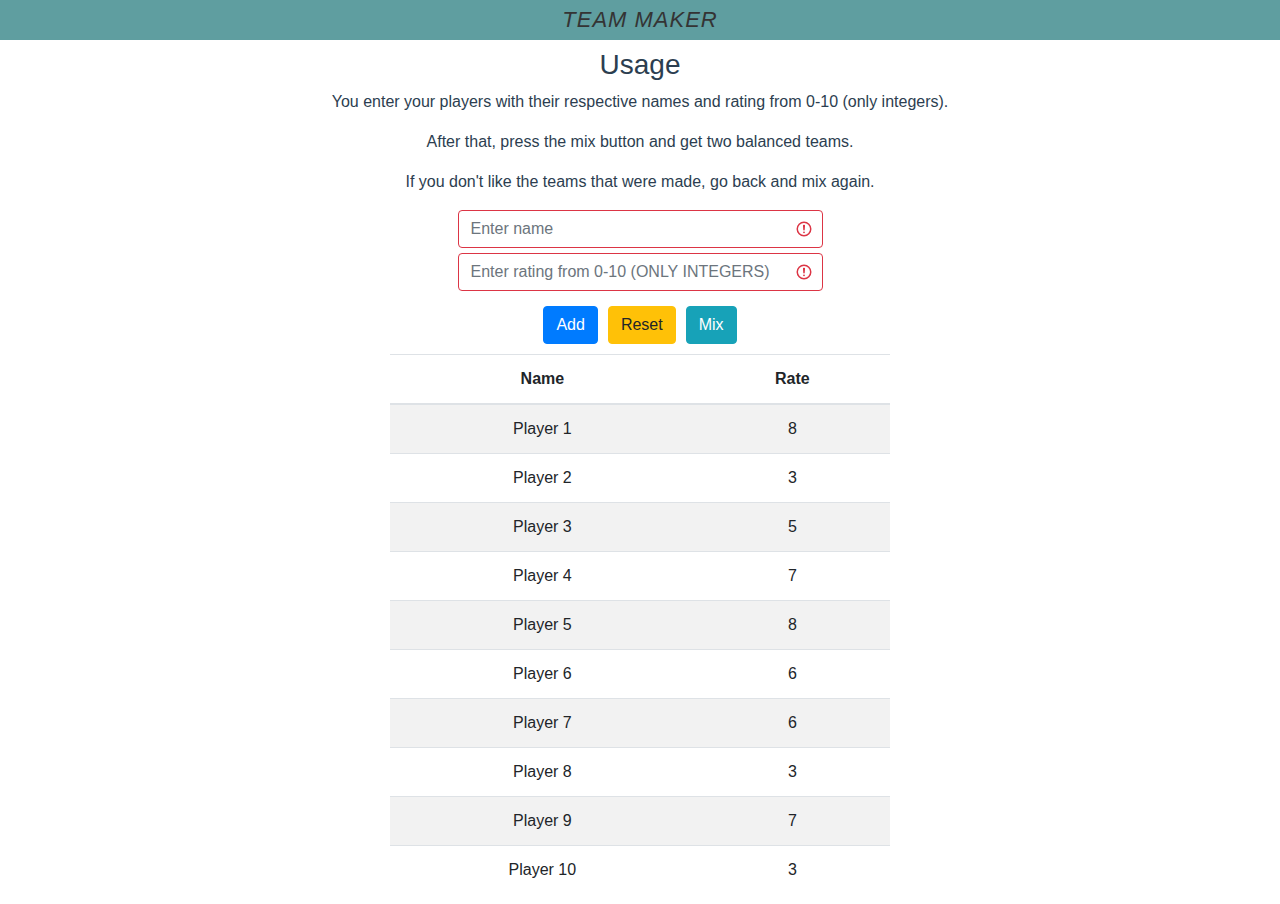
<file: teammaker/index.html>
<!DOCTYPE html><html lang=""><head><meta charset="utf-8"><meta http-equiv="X-UA-Compatible" content="IE=edge"><meta name="viewport" content="width=device-width,initial-scale=1"><link rel="icon" href="favicon.ico"><title>Team Maker</title><link href="css/app.79faa714.css" rel="preload" as="style"><link href="css/chunk-vendors.69f2c9a0.css" rel="preload" as="style"><link href="js/app.d442fa42.js" rel="preload" as="script"><link href="js/chunk-vendors.74d122e3.js" rel="preload" as="script"><link href="css/chunk-vendors.69f2c9a0.css" rel="stylesheet"><link href="css/app.79faa714.css" rel="stylesheet"></head><body><noscript><strong>We're sorry but Team Maker doesn't work properly without JavaScript enabled. Please enable it to continue.</strong></noscript><div id="app"></div><script src="js/chunk-vendors.74d122e3.js"></script><script src="js/app.d442fa42.js"></script></body></html>
</file>
<file: clothesRecommender/css/app.ba7d8de5.css>
#app{font-family:Avenir,Helvetica,Arial,sans-serif;-webkit-font-smoothing:antialiased;-moz-osx-font-smoothing:grayscale;text-align:center;color:#2c3e50}#nav{padding:30px}#nav a{font-weight:700;color:#2c3e50}#nav a.router-link-exact-active{color:#42b983}.footer{background-color:#343a40!important;padding:.5rem 1rem;position:absolute;right:0;bottom:0;left:0;margin-top:-400px}.app{margin:0 auto;padding-top:32px;max-width:640px;width:94%}.version{color:#fff!important}html{height:100%;box-sizing:border-box}*,:after,:before{box-sizing:inherit}body{position:relative;margin:0;padding-bottom:0;min-height:calc(100% - 60px)}.body{margin-top:0}.header{padding:8px 0;width:100%}.row1[data-v-32db4c48]{display:block}.row1[data-v-32db4c48],.row2[data-v-32db4c48]{margin-right:0;padding-bottom:10px}.img1[data-v-32db4c48]{max-width:200px;max-height:200px}.form-select1[data-v-32db4c48]{width:auto}.form-select2[data-v-32db4c48]{width:auto;margin-left:5px}table[data-v-32db4c48]{table-layout:fixed;word-wrap:break-word}.boto[data-v-32db4c48]{margin:5px}.aplication[data-v-32db4c48]{margin-top:60px}.ultimaInfo[data-v-32db4c48]{padding-bottom:30px}h3[data-v-b9167eee]{margin:40px 0 0}ul[data-v-b9167eee]{list-style-type:none;padding:0}li[data-v-b9167eee]{display:inline-block;margin:0 10px}a[data-v-b9167eee]{color:#42b983}
</file>
<file: eyesight-care/css/eyesightcare.css>
body {
    background-color: powderblue;
}
h1 {
    color: #111; 
    font-family: 'Helvetica Neue', sans-serif; 
    font-size: 80px; 
    font-weight: bold; 
    letter-spacing: -1px; 
    line-height: 1; 
    text-align: center; 
    -webkit-box-shadow: 10px 10px 5px 0px rgba(0,0,0,0.49);
    -moz-box-shadow: 10px 10px 5px 0px rgba(0,0,0,0.49);
    box-shadow: 10px 10px 5px 0px rgba(0,0,0,0.49);
    border-radius: 22px 22px 22px 22px;
    -moz-border-radius: 22px 22px 22px 22px;
    -webkit-border-radius: 22px 22px 22px 22px;
    background-color: #ccc2a6;
    height: 90px;
    border-radius:15px;
    border:2px solid #333029;
}

h2 {
  height: 15px;
}

p {
      color: #685206;
      font-family: 'Helvetica Neue', sans-serif;
      font-size: 14px; 
      line-height: 24px; 
      margin: 0 0 24px; 
      text-align: justify; 
      text-justify: inter-word; 
}

div{
  background-color: #ccc2a6;
  -webkit-box-shadow: 10px 10px 5px 0px rgba(0,0,0,0.49);
  -moz-box-shadow: 10px 10px 5px 0px rgba(0,0,0,0.49);
  box-shadow: 10px 10px 5px 0px rgba(0,0,0,0.49);
  border-radius: 22px 22px 22px 22px;
  -moz-border-radius: 22px 22px 22px 22px;
  -webkit-border-radius: 22px 22px 22px 22px;
  border: 2px solid #000000;
}

div.Current{
  position: absolute;
  left: 1%;
  width: 27%;
  height: 150px;
  border: 3px;
  padding: 20px;
  border-radius:15px;
	border:2px solid #333029;
}

div.Countdown{
  position: absolute;
  left: 34.5%;
  width: 27%;
  height: 150px;
  border: 3px;
  padding: 20px;
  border-radius:15px;
  border:2px solid #333029;
}

div.Objective{
  position: absolute;
  left: 68%;
  width: 27%;
  height: 150px;
  border: 3px;
  padding: 20px;
  border-radius:15px;
	border:2px solid #333029;
}
div.Method{
  position: absolute;
  top: 400px;
  left: 1%;
  width: 94%;
  height: 150px;
  border: 3px;
  padding: 20px;
  border-radius:15px;
	border:2px solid #333029;
}

button {
	box-shadow: 0px 1px 0px 0px #1c1b18;
	background:linear-gradient(to bottom, #eae0c2 5%, #ccc2a6 100%);
	background-color:#eae0c2;
	border-radius:15px;
	border:2px solid #333029;
	display:inline-block;
	cursor:pointer;
	color:#505739;
	font-family:Arial;
	font-size:14px;
	font-weight:bold;
	padding:12px 16px;
	text-decoration:none;
  text-shadow:0px 1px 0px #ffffff;
	position: absolute;
  bottom: 5px;
  right: 5px;
}
button:hover {
	background:linear-gradient(to bottom, #ccc2a6 5%, #eae0c2 100%);
	background-color:#ccc2a6;
}
button:active {
	position: absolute;
  bottom: 5px;
  right: 5px;
}
</file>
<file: gendertracker/static/css/main.e268ac87.chunk.css>
body{margin:0;font-family:-apple-system,BlinkMacSystemFont,"Segoe UI","Roboto","Oxygen","Ubuntu","Cantarell","Fira Sans","Droid Sans","Helvetica Neue",sans-serif;-webkit-font-smoothing:antialiased;-moz-osx-font-smoothing:grayscale}code{font-family:source-code-pro,Menlo,Monaco,Consolas,"Courier New",monospace}body,html{margin:0;background-image:url(../../static/media/lgtb.2b1c5e54.jpg);height:100%;background-position:50%;background-repeat:no-repeat;background-size:cover}.App{text-align:center}.App-logo{height:40vmin;pointer-events:none}@media (prefers-reduced-motion:no-preference){.App-logo{-webkit-animation:App-logo-spin 20s linear infinite;animation:App-logo-spin 20s linear infinite}}.App-header{background-color:#282c34;min-height:100vh;display:-webkit-flex;display:flex;-webkit-flex-direction:column;flex-direction:column;-webkit-align-items:center;align-items:center;-webkit-justify-content:center;justify-content:center;font-size:calc(10px + 2vmin);color:#fff}.App-link{color:#61dafb}@-webkit-keyframes App-logo-spin{0%{-webkit-transform:rotate(0deg);transform:rotate(0deg)}to{-webkit-transform:rotate(1turn);transform:rotate(1turn)}}@keyframes App-logo-spin{0%{-webkit-transform:rotate(0deg);transform:rotate(0deg)}to{-webkit-transform:rotate(1turn);transform:rotate(1turn)}}.centered{position:fixed;top:50%;left:50%;-webkit-transform:translate(-50%,-50%);transform:translate(-50%,-50%);display:"inline"}.MuiAppBar-colorPrimary{background-color:transparent}.headerTitle{font-size:50pt;text-align:center;line-height:90vh;color:#fcedd8;font-family:"Niconne",cursive;font-weight:700;text-shadow:5px 5px 0 #eb452b,10px 10px 0 #efa032,15px 15px 0 #46b59b,20px 20px 0 #017e7f,25px 25px 0 #052939,30px 30px 0 #c11a2b,35px 35px 0 #c11a2b,40px 40px 0 #c11a2b,45px 45px 0 #c11a2b}::-webkit-scrollbar{display:none}h2{font-family:"Enriqueta",arial,serif;line-height:1.25;margin:0 0 10px;font-size:40px;font-weight:700}.getGenders{color:#fff}.getGenders:active,.getGenders:hover,.getGenders:link,.getGenders:visited{text-decoration:none}
/*# sourceMappingURL=main.e268ac87.chunk.css.map */
</file>
<file: teammaker/css/app.79faa714.css>
.header[data-v-4f6ca61e]{color:#343434;font-size:22px;line-height:40px;font-weight:400;text-transform:uppercase;font-family:Orienta,sans-serif;letter-spacing:1px;font-style:italic;background-color:#5f9ea0}.input1[data-v-4f6ca61e]{max-width:365px;display:block;margin:5px auto}.button1[data-v-4f6ca61e]{margin:10px 5px}.table1[data-v-4f6ca61e]{margin:0 auto 10px;max-width:500px}.row1[data-v-4f6ca61e]{margin:0}#app{font-family:Avenir,Helvetica,Arial,sans-serif;-webkit-font-smoothing:antialiased;-moz-osx-font-smoothing:grayscale;color:#2c3e50}#app,body{text-align:center}body{position:relative}
</file>
<file: css/style.css>
/*
  Theme Name: DevFolio
  Theme URL: https://bootstrapmade.com/devfolio-bootstrap-portfolio-html-template/
  Author: BootstrapMade.com
  License: https://bootstrapmade.com/license/
*/

/*======================================
//--//-->   STYLES GENERALES
======================================*/

body {
  background-color: #f5f5f5;
  color: #4e4e4e;
}

h1,
h2,
h3,
h4,
h5,
h6 {
  color: #1e1e1e;
}

a {
  color: #1e1e1e;
  transition: all 0.5s ease-in-out;
}

a:hover {
  color: #0078ff;
  text-decoration: none;
  transition: all 0.5s ease-in-out;
}

.p-r {
  position: relative;
}

.color-a {
  color: #0078ff;
}

.color-d {
  color: #f5f5f5;
}

.color-text-a {
  color: #4e4e4e;
}

.box-shadow,
.paralax-mf,
.service-box,
.work-box,
.card-blog {
  box-shadow: 0 13px 8px -10px rgba(0, 0, 0, 0.1);
}

.box-shadow-a,
.button:hover {
  box-shadow: 0 0 0 4px #cde1f8;
}

.display-5 {
  font-size: 2.5rem;
  font-weight: 300;
  line-height: 1.1;
}

.display-6 {
  font-size: 2rem;
  font-weight: 300;
  line-height: 1.1;
}

.avatar {
  width: 32px;
  height: 32px;
  margin-right: 4px;
  overflow: hidden;
}

.bg-image {
  background-repeat: no-repeat;
  background-attachment: fixed;
  background-size: cover;
  background-position: center center;
}

.overlay-mf {
  background-color: #0078ff;
}

.overlay-mf {
  position: absolute;
  top: 0;
  left: 0px;
  padding: 0;
  height: 100%;
  width: 100%;
  opacity: .7;
}

.paralax-mf {
  position: relative;
  padding: 8rem 0;
}

.display-table {
  width: 100%;
  height: 100%;
  display: table;
}

.table-cell {
  display: table-cell;
  vertical-align: middle;
}

/*--/ Sections /--*/

.sect-4 {
  padding: 4rem 0;
}

.sect-pt4 {
  padding-top: 4rem;
}

.sect-mt4 {
  margin-top: 4rem;
}

/*--/ Title s /--*/

.title-s {
  font-weight: 600;
  color: #1e1e1e;
  font-size: 1.1rem;
}

/*--/ Title A /--*/

.title-box {
  margin-bottom: 4rem;
}

.title-a {
  font-size: 3rem;
  font-weight: bold;
  text-transform: uppercase;
}

.subtitle-a {
  color: #4e4e4e;
}

.line-mf {
  width: 40px;
  height: 5px;
  background-color: #0078ff;
  margin: 0 auto;
}

/*--/ Title Left /--*/

.title-box-2 {
  margin-bottom: 3rem;
}

.title-left {
  font-size: 2rem;
  position: relative;
}

.title-left:before {
  content: '';
  position: absolute;
  height: 3px;
  background-color: #0078ff;
  width: 100px;
  bottom: -12px;
}

/*------/ Box /------*/

.box-pl2 {
  padding-left: 2rem;
}

.box-shadow-full {
  padding: 3rem 1.25rem;
  position: relative;
  background-color: #fff;
  margin-bottom: 3rem;
  z-index: 2;
  box-shadow: 0 1px 1px 0 rgba(0, 0, 0, 0.06), 0 2px 5px 0 rgba(0, 0, 0, 0.2);
}

/*------/ Socials /------*/

.socials {
  padding: 1.5rem 0;
}

.socials ul li {
  display: inline-block;
}

.socials .ico-circle {
  height: 40px;
  width: 40px;
  font-size: 1.7rem;
  border-radius: 50%;
  line-height: 1.4;
  margin: 0 15px 0 0;
  box-shadow: 0 0 0 3px #0078ff;
  transition: all 500ms ease;
}

.socials .ico-circle:hover {
  background-color: #0078ff;
  color: #fff;
  box-shadow: 0 0 0 3px #cde1f8;
  transition: all 500ms ease;
}

/*------/ Ul resect /------*/

.ul-resect,
.socials ul,
.list-ico,
.blog-wrapper .post-meta ul,
.box-comments .list-comments,
.widget-sidebar .list-sidebar,
.widget-tags ul {
  list-style: none;
  padding-left: 0;
  margin-bottom: 0;
}

.list-ico {
  line-height: 2;
}

.list-ico span {
  color: #0078ff;
  margin-right: 10px;
}

/*------/ Ico Circle /------*/

.ico-circle {
  height: 100px;
  width: 100px;
  font-size: 2rem;
  border-radius: 50%;
  line-height: 1.55;
  margin: 0 auto;
  text-align: center;
  box-shadow: 0 0 0 10px #0078ff;
  display: block;
}

/*------/ Owl Carousel /------*/

.owl-theme .owl-dots {
  text-align: center;
  margin-top: 18px;
}

.owl-theme .owl-dots .owl-dot {
  display: inline-block;
}

.owl-theme .owl-dots .owl-dot span {
  width: 18px;
  height: 7px;
  margin: 5px 5px;
  background: #cde1f8;
  border: 0px solid #cde1f8;
  display: block;
  transition: all 0.6s ease-in-out;
  cursor: pointer;
}

.owl-theme .owl-dots .owl-dot:hover span {
  background-color: #cde1f8;
}

.owl-theme .owl-dots .owl-dot.active span {
  background-color: #1B1B1B;
  width: 25px;
}

/*--/ Scrolltop s /--*/

.scrolltop-mf {
  position: relative;
  display: none;
}

.scrolltop-mf span {
  z-index: 999;
  position: fixed;
  width: 42px;
  height: 42px;
  background-color: #0078ff;
  opacity: .7;
  font-size: 1.6rem;
  line-height: 1.5;
  text-align: center;
  color: #fff;
  top: auto;
  left: auto;
  right: 30px;
  bottom: 50px;
  cursor: pointer;
  border-radius: 50%;
}

/* Back to top button */

.back-to-top {
  position: fixed;
  display: none;
  background: #0078ff;
  color: #fff;
  width: 44px;
  height: 44px;
  text-align: center;
  line-height: 1;
  font-size: 16px;
  border-radius: 50%;
  right: 15px;
  bottom: 15px;
  transition: background 0.5s;
  z-index: 11;
}

.back-to-top i {
  padding-top: 12px;
  color: #fff;
}

/* Prelaoder */

#preloader {
  position: fixed;
  top: 0;
  left: 0;
  right: 0;
  bottom: 0;
  z-index: 9999;
  overflow: hidden;
  background: #fff;
}

#preloader:before {
  content: "";
  position: fixed;
  top: calc(50% - 30px);
  left: calc(50% - 30px);
  border: 6px solid #f2f2f2;
  border-top: 6px solid #0078ff;
  border-radius: 50%;
  width: 60px;
  height: 60px;
  -webkit-animation: animate-preloader 1s linear infinite;
  animation: animate-preloader 1s linear infinite;
}

@-webkit-keyframes animate-preloader {
  0% {
    -webkit-transform: rotate(0deg);
    transform: rotate(0deg);
  }

  100% {
    -webkit-transform: rotate(360deg);
    transform: rotate(360deg);
  }
}

@keyframes animate-preloader {
  0% {
    -webkit-transform: rotate(0deg);
    transform: rotate(0deg);
  }

  100% {
    -webkit-transform: rotate(360deg);
    transform: rotate(360deg);
  }
}

/*======================================
//--//-->   NAVBAR
======================================*/

.navbar-b {
  transition: all .5s ease-in-out;
  background-color: transparent;
  padding-top: 1.563rem;
  padding-bottom: 1.563rem;
}

.navbar-b.navbar-reduce {
  box-shadow: 0px 6px 9px 0px rgba(0, 0, 0, 0.06);
}

.navbar-b.navbar-trans .nav-item,
.navbar-b.navbar-reduce .nav-item {
  position: relative;
  padding-right: 10px;
  padding-left: 0;
}

.navbar-b.navbar-trans .nav-link,
.navbar-b.navbar-reduce .nav-link {
  color: #fff;
  text-transform: uppercase;
  font-weight: 600;
}

.navbar-b.navbar-trans .nav-link:before,
.navbar-b.navbar-reduce .nav-link:before {
  content: '';
  position: absolute;
  margin-left: 0px;
  width: 0%;
  bottom: 0;
  left: 0;
  height: 2px;
  transition: all 500ms ease;
}

.navbar-b.navbar-trans .nav-link:hover,
.navbar-b.navbar-reduce .nav-link:hover {
  color: #1B1B1B;
}

.navbar-b.navbar-trans .nav-link:hover:before,
.navbar-b.navbar-reduce .nav-link:hover:before {
  width: 35px;
}

.navbar-b.navbar-trans .show > .nav-link:before,
.navbar-b.navbar-trans .active > .nav-link:before,
.navbar-b.navbar-trans .nav-link.show:before,
.navbar-b.navbar-trans .nav-link.active:before,
.navbar-b.navbar-reduce .show > .nav-link:before,
.navbar-b.navbar-reduce .active > .nav-link:before,
.navbar-b.navbar-reduce .nav-link.show:before,
.navbar-b.navbar-reduce .nav-link.active:before {
  width: 35px;
}

.navbar-b.navbar-trans .nav-link:before {
  background-color: #fff;
}

.navbar-b.navbar-trans .nav-link:hover {
  color: #fff;
}

.navbar-b.navbar-trans .show > .nav-link,
.navbar-b.navbar-trans .active > .nav-link,
.navbar-b.navbar-trans .nav-link.show,
.navbar-b.navbar-trans .nav-link.active {
  color: #fff;
}

.navbar-b.navbar-reduce {
  transition: all .5s ease-in-out;
  background-color: #fff;
  padding-top: 15px;
  padding-bottom: 15px;
}

.navbar-b.navbar-reduce .nav-link {
  color: #0078ff;
}

.navbar-b.navbar-reduce .nav-link:before {
  background-color: #0078ff;
}

.navbar-b.navbar-reduce .nav-link:hover {
  color: #0078ff;
}

.navbar-b.navbar-reduce .show > .nav-link,
.navbar-b.navbar-reduce .active > .nav-link,
.navbar-b.navbar-reduce .nav-link.show,
.navbar-b.navbar-reduce .nav-link.active {
  color: #0078ff;
}

.navbar-b.navbar-reduce .navbar-brand {
  color: #0078ff;
}

.navbar-b.navbar-reduce .navbar-toggler span {
  background-color: #1B1B1B;
}

.navbar-b .navbar-brand {
  color: #fff;
  font-size: 1.6rem;
  font-weight: 600;
}

.navbar-b .navbar-nav .dropdown-item.show .dropdown-menu,
.navbar-b .dropdown.show .dropdown-menu,
.navbar-b .dropdown-btn.show .dropdown-menu {
  -webkit-transform: translate3d(0px, 0px, 0px);
  transform: translate3d(0px, 0px, 0px);
  visibility: visible !important;
}

.navbar-b .dropdown-menu {
  margin: 1.12rem 0 0;
  border-radius: 0;
}

.navbar-b .dropdown-menu .dropdown-item {
  padding: .7rem 1.7rem;
  transition: all 500ms ease;
}

.navbar-b .dropdown-menu .dropdown-item:hover {
  background-color: #0078ff;
  color: #fff;
  transition: all 500ms ease;
}

.navbar-b .dropdown-menu .dropdown-item.active {
  background-color: #0078ff;
}

/*--/ Hamburger Navbar /--*/

.navbar-toggler {
  position: relative;
}

.navbar-toggler:focus,
.navbar-toggler:active {
  outline: 0;
}

.navbar-toggler span {
  display: block;
  background-color: #fff;
  height: 3px;
  width: 25px;
  margin-top: 4px;
  margin-bottom: 4px;
  -webkit-transform: rotate(0deg);
  transform: rotate(0deg);
  left: 0;
  opacity: 1;
}

.navbar-toggler span:nth-child(1),
.navbar-toggler span:nth-child(3) {
  transition: -webkit-transform .35s ease-in-out;
  transition: transform .35s ease-in-out;
  transition: transform .35s ease-in-out, -webkit-transform .35s ease-in-out;
}

.navbar-toggler:not(.collapsed) span:nth-child(1) {
  position: absolute;
  left: 12px;
  top: 10px;
  -webkit-transform: rotate(135deg);
  transform: rotate(135deg);
  opacity: 0.9;
}

.navbar-toggler:not(.collapsed) span:nth-child(2) {
  height: 12px;
  visibility: hidden;
  background-color: transparent;
}

.navbar-toggler:not(.collapsed) span:nth-child(3) {
  position: absolute;
  left: 12px;
  top: 10px;
  -webkit-transform: rotate(-135deg);
  transform: rotate(-135deg);
  opacity: 0.9;
}

/*======================================
//--//-->   INTRO
======================================*/

.intro {
  height: 100vh;
  position: relative;
  color: #fff;
}

.intro .intro-content {
  text-align: center;
  position: absolute;
}

.intro .overlay-itro {
  background-color: rgba(0, 0, 0, 0.6);
  position: absolute;
  top: 0;
  left: 0px;
  padding: 0;
  height: 100%;
  width: 100%;
  opacity: .9;
}

.intro .intro-title {
  color: #fff;
  font-weight: 600;
  font-size: 3rem;
}

.intro .intro-subtitle {
  font-size: 1.5rem;
  font-weight: 300;
}

.intro .text-slider-items {
  display: none;
}

.intro-single {
  height: 350px;
}

.intro-single .intro-content {
  margin-top: 30px;
}

.intro-single .intro-title {
  text-transform: uppercase;
  font-size: 3rem;
}

.intro-single .breadcrumb {
  background-color: transparent;
  color: #0078ff;
}

.intro-single .breadcrumb .breadcrumb-item:before {
  color: #cde1f8;
}

.intro-single .breadcrumb .breadcrumb-item.active {
  color: #cde1f8;
}

.intro-single .breadcrumb a {
  color: #fff;
}

/*======================================
//--//-->   ABOUT
======================================*/

.about-mf .box-shadow-full {
  padding-top: 4rem;
  padding-bottom: 4rem;
}

.about-mf .about-img {
  margin-bottom: 2rem;
}

.about-mf .about-img img {
  margin-left: 10px;
}

.skill-mf span {
  color: #4e4e4e;
}

.skill-mf .progress {
  background-color: #cde1f8;
  margin: .5rem 0 1.2rem 0;
  border-radius: 0;
  height: .7rem;
}

.skill-mf .progress .progress-bar {
  height: .7rem;
  background-color: #0078ff;
}

/*======================================
//--//-->   SERVICES
======================================*/

.service-box {
  background-color: #fff;
  padding: 2.5rem 1.3rem;
  border-radius: 1rem;
  margin-bottom: 3rem;
}

.service-box:hover .ico-circle {
  transition: all 500ms ease;
  color: #fff;
  background-color: #0078ff;
  box-shadow: 0 0 0 10px #cde1f8;
}

.service-box .service-ico {
  margin-bottom: 1rem;
  color: #1e1e1e;
}

.service-box .ico-circle {
  transition: all 500ms ease;
  font-size: 4rem;
}

.service-box .s-title {
  font-size: 1.4rem;
  text-transform: uppercase;
  text-align: center;
  padding: .4rem 0;
}

.service-box .s-description {
  color: #4e4e4e;
}

/*======================================
//--//-->   COUNTER
======================================*/

.counter-box {
  color: #fff;
  text-align: center;
}

.counter-ico {
  margin-bottom: 1rem;
}

.counter-ico .ico-circle {
  height: 60px;
  width: 60px;
  line-height: 1.8;
  box-shadow: 0 0 0 10px #cde1f8;
}

.counter-num .counter {
  font-size: 2rem;
  margin-bottom: 0;
}

/*======================================
//--//-->   PORTFOLIO
======================================*/

.work-box {
  margin-bottom: 3rem;
  -webkit-backface-visibility: hidden;
  backface-visibility: hidden;
  background-color: #fff;
}

.work-box:hover img {
  -webkit-transform: scale(1.3);
  transform: scale(1.3);
}

.work-img {
  display: block;
  overflow: hidden;
}

.work-img img {
  transition: all 1s;
}

.work-content {
  padding: 2rem 3% 1rem 4%;
}

.work-content .w-more {
  color: #4e4e4e;
  font-size: .8rem;
}

.work-content .w-more .w-ctegory {
  color: #0078ff;
}

.work-content .w-like {
  font-size: 2.5rem;
  color: #0078ff;
  float: right;
}

.work-content .w-like a {
  color: #0078ff;
}

.work-content .w-like .num-like {
  font-size: .7rem;
}

.w-title {
  font-size: 1.2rem;
}

/*======================================
//--//-->   TESTIMONIALS
======================================*/

.testimonials .owl-carousel .owl-item img {
  width: auto;
}

.testimonial-box {
  color: #fff;
  text-align: center;
}

.testimonial-box .author-test {
  margin-top: 1rem;
}

.testimonial-box .author-test img {
  margin: 0 auto;
}

.testimonial-box .author {
  color: #fff;
  text-transform: uppercase;
  font-weight: 600;
  margin: 1rem 0;
  display: block;
  font-size: 1.4rem;
}

.testimonial-box .comit {
  font-size: 2rem;
  color: #0078ff;
  background-color: #fff;
  width: 52px;
  height: 52px;
  display: block;
  margin: 0 auto;
  border-radius: 50%;
  line-height: 1.6;
}

/*======================================
//--//-->   BLOG
======================================*/

.card-blog .card-body {
  position: relative;
}

.card-blog .card-category-box {
  position: absolute;
  text-align: center;
  top: -16px;
  left: 15px;
  right: 15px;
  line-height: 25px;
  overflow: hidden;
}

.card-blog .card-category {
  display: inline-block;
  color: #fff;
  padding: 0 15px 5px;
  overflow: hidden;
  background-color: #0078ff;
  border-radius: 4px;
}

.card-blog .card-category .category {
  color: #fff;
  display: inline-block;
  text-transform: uppercase;
  font-size: .7rem;
  letter-spacing: .1px;
  margin-bottom: 0;
}

.card-blog .card-title {
  font-size: 1.3rem;
  margin-top: .6rem;
}

.card-blog .card-description {
  color: #4e4e4e;
}

.card-blog .post-author {
  display: inline-block;
}

.card-blog .post-date {
  color: #4e4e4e;
  display: inline-block;
  float: right;
}

/*======================================
//--//-->   BLOG-SINGLE
======================================*/

.post-box,
.form-comments,
.box-comments,
.widget-sidebar {
  padding: 2rem;
  background-color: #fff;
  margin-bottom: 3rem;
}

.blog-wrapper .article-title {
  font-size: 1.5rem;
}

.blog-wrapper .post-meta {
  margin: 1rem 0;
}

.blog-wrapper .post-meta ul {
  border-left: 4px solid #0078ff;
  margin-top: 1rem;
}

.blog-wrapper .post-meta ul li {
  display: inline-block;
  margin-left: 15px;
}

.blog-wrapper .post-meta ul a {
  color: #0078ff;
}

.blog-wrapper .post-meta ul span {
  color: #1e1e1e;
}

.blog-wrapper .blockquote {
  border-left: 4px solid #0078ff;
  padding: 18px;
  font-style: italic;
}

/*------/ Comments /------*/

.box-comments .list-comments li {
  padding-bottom: 40px;
}

.box-comments .list-comments .comment-avatar {
  display: table-cell;
  vertical-align: top;
}

.box-comments .list-comments .comment-avatar img {
  width: 80px;
  height: 80px;
}

.box-comments .list-comments .comment-author {
  font-size: 1.3rem;
}

.box-comments .list-comments .comment-details {
  display: table-cell;
  vertical-align: top;
  padding-left: 25px;
}

.box-comments .list-comments a {
  color: #0078ff;
}

.box-comments .list-comments span {
  color: #1e1e1e;
  font-style: italic;
}

.box-comments .comment-children {
  margin-left: 40px;
}

/*------/ Sidebar /------*/

.widget-sidebar .sidebar-title {
  font-size: 1.6rem;
  font-weight: 600;
  border-left: 5px solid #0078ff;
  padding-left: 15px;
  text-transform: uppercase;
  margin-bottom: 1.5rem;
}

.widget-sidebar .list-sidebar li {
  position: relative;
  padding: 6px 0 6px 24px;
}

.widget-sidebar .list-sidebar li:before {
  position: absolute;
  content: "";
  width: 10px;
  height: 1px;
  left: 0;
  background-color: #0078ff;
  top: 20px;
}

.sidebar-search input {
  background-color: #fff;
  border-radius: 0;
  transition: all 0.5s ease-in-out;
}

.sidebar-search .btn-search {
  background-color: #0078ff;
  border-color: #0078ff;
  border-radius: 0;
  padding-left: 20px;
  padding-right: 20px;
}

.widget-tags ul li {
  display: inline-block;
  background-color: #0078ff;
  padding: .2rem .6rem;
  margin-bottom: .5rem;
  border-radius: 15px;
}

.widget-tags ul li a {
  color: #fff;
}

/*======================================
//--//-->   CONTACT
======================================*/

.footer-paralax {
  padding: 4rem 0 0 0;
}

.contact-mf {
  margin-top: 4rem;
}

/*======================================
//--//-->   FOOTER
======================================*/

footer {
  text-align: center;
  color: #fff;
  padding-bottom: 4rem;
}

footer .copyright {
  margin-bottom: .3rem;
}

footer .credits {
  margin-bottom: 0;
}

footer .credits a {
  color: #fff;
}

/*======================================
//--//-->   CONtaCT FORM
======================================*/

#sendmessage {
  color: #0078ff;
  border: 1px solid #0078ff;
  display: none;
  text-align: center;
  padding: 15px;
  font-weight: 600;
  margin-bottom: 15px;
}

#errormessage {
  color: red;
  display: none;
  border: 1px solid red;
  text-align: center;
  padding: 15px;
  font-weight: 600;
  margin-bottom: 15px;
}

#sendmessage.show,
#errormessage.show,
.show {
  display: block;
}

.validation {
  color: red;
  display: none;
  margin: 0 0 20px;
  font-weight: 400;
  font-size: 13px;
}

/*======================================
//--//-->   BUTTON
======================================*/

.button {
  display: inline-block;
  padding: .3rem .6rem;
  text-align: center;
  vertical-align: middle;
  -webkit-user-select: none;
  -moz-user-select: none;
  -ms-user-select: none;
  user-select: none;
  font-size: 1rem;
  border-radius: .3rem;
  border: 1px solid transparent;
  transition: all 500ms ease;
  cursor: pointer;
}

.button:focus {
  outline: 0;
}

.button:hover {
  background-color: #0062d3;
  color: #fff;
  transition: all 500ms ease;
}

.button-a {
  background-color: #0078ff;
  color: #fff;
  border-color: #cde1f8;
}

.button-big {
  padding: .9rem 2.3rem;
  font-size: 1.2rem;
}

.button-rouded {
  border-radius: 5rem;
}

.btn-lg {
  padding: .5rem 1rem;
  font-size: 1.25rem;
  line-height: 1.5;
  border-radius: .3rem;
}

@media (min-width: 577px) {
  .counter-box {
    margin-bottom: 1.8rem;
  }
}

@media (min-width: 767px) {
  .about-mf .box-pl2 {
    margin-top: 3rem;
    padding-left: 0rem;
  }

  .card-blog {
    margin-bottom: 3rem;
  }

  .contact-mf .box-pl2 {
    margin-top: 3rem;
    padding-left: 0rem;
  }
}

@media (min-width: 768px) {
  .box-shadow-full {
    padding: 3rem;
  }

  .navbar-b.navbar-trans .nav-item,
  .navbar-b.navbar-reduce .nav-item {
    padding-left: 10px;
  }

  .navbar-b.navbar-trans .nav-link:before,
  .navbar-b.navbar-reduce .nav-link:before {
    margin-left: 18px;
  }

  .intro .intro-title {
    font-size: 4.5rem;
  }

  .intro .intro-subtitle {
    font-size: 2.5rem;
  }

  .intro-single .intro-title {
    font-size: 3.5rem;
  }

  .testimonial-box .description {
    padding: 0 5rem;
  }

  .post-box,
  .form-comments,
  .box-comments,
  .widget-sidebar {
    padding: 3rem;
  }

  .blog-wrapper .article-title {
    font-size: 1.9rem;
  }

  .box-comments .list-comments .comment-author {
    font-size: 1.5rem;
  }
}

@media (min-width: 992px) {
  .testimonial-box .description {
    padding: 0 8rem;
  }
}

@media (min-width: 1200px) {
  .testimonial-box .description {
    padding: 0 13rem;
  }
}

@media (max-width: 1024px) {
  .bg-image {
    background-attachment: scroll;
  }
}

@media (max-width: 768px) {
  .back-to-top {
    bottom: 15px;
  }
}

.btn {
  background-color: DodgerBlue;
  border: none;
  color: white;
  padding: 12px 30px;
  cursor: pointer;
  font-size: 20px;
}

/* Darker background on mouse-over */
.btn:hover {
  background-color: RoyalBlue;
}
</file>
